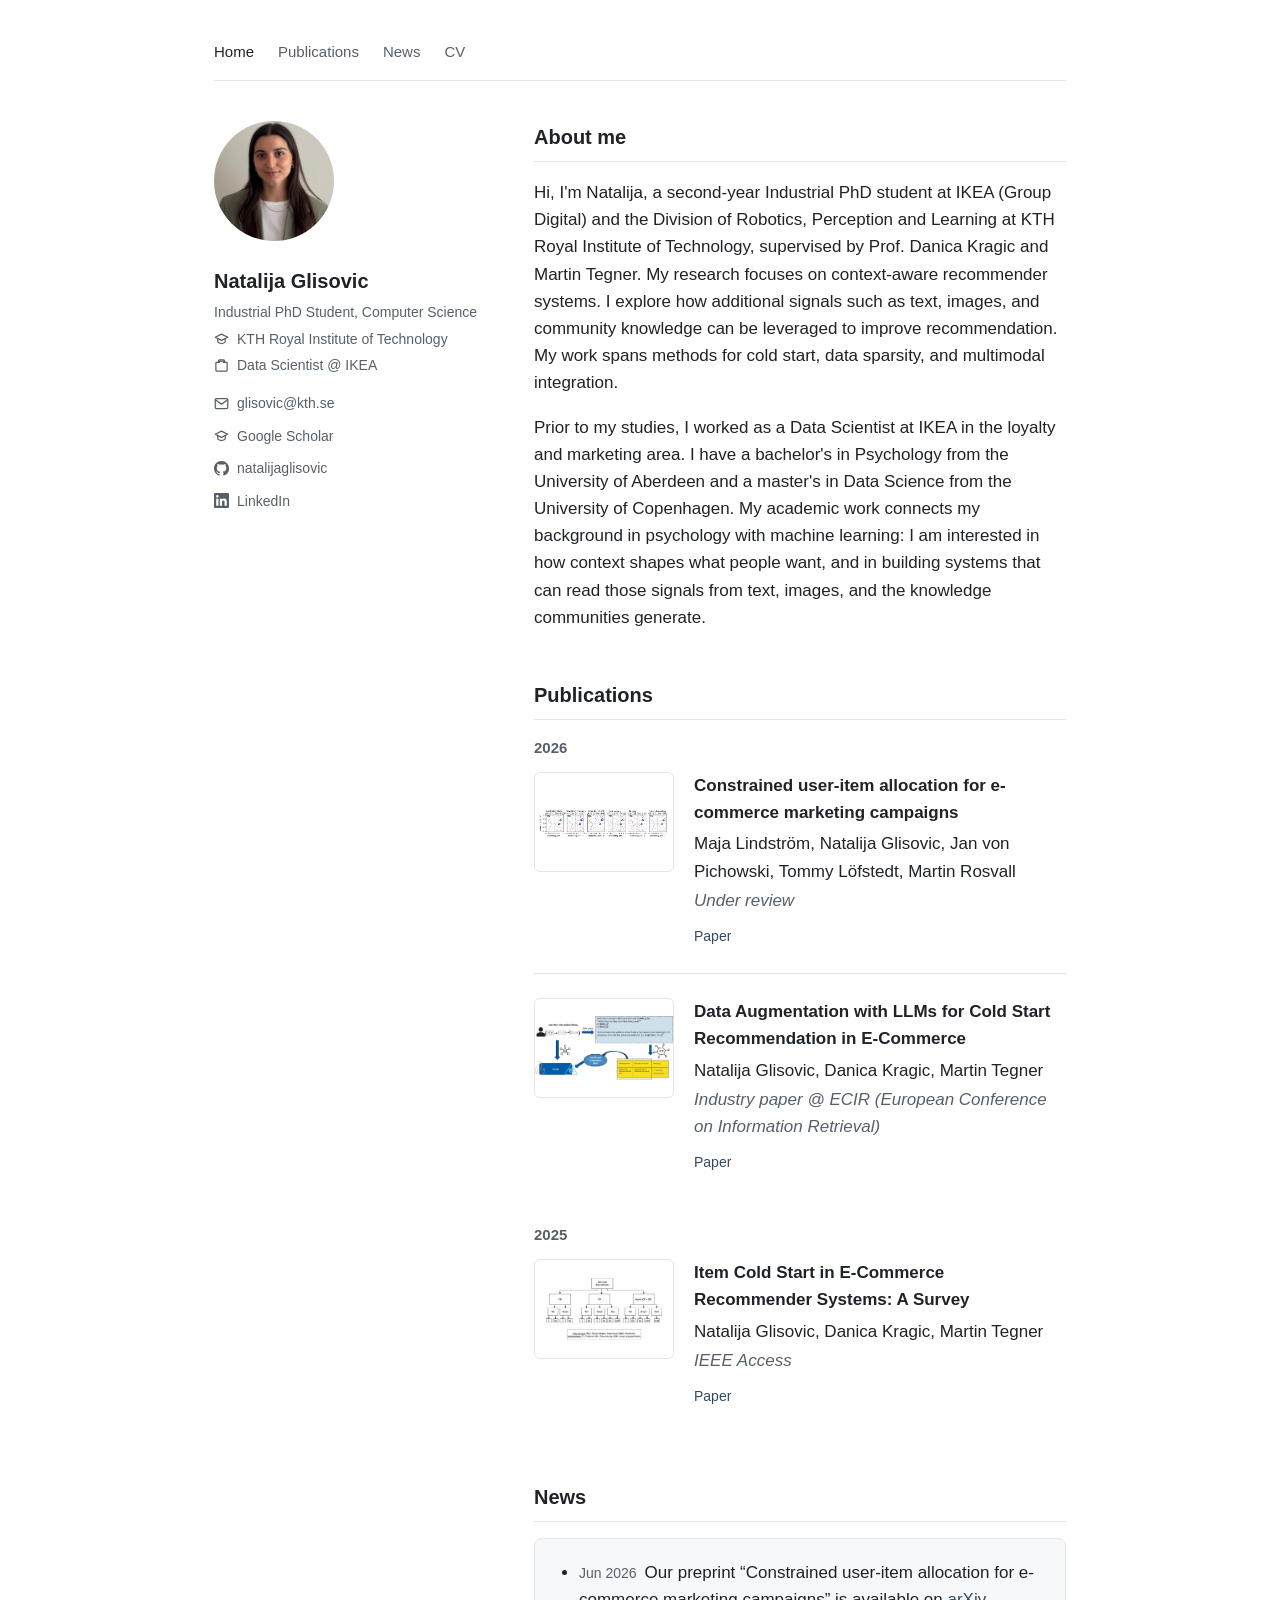
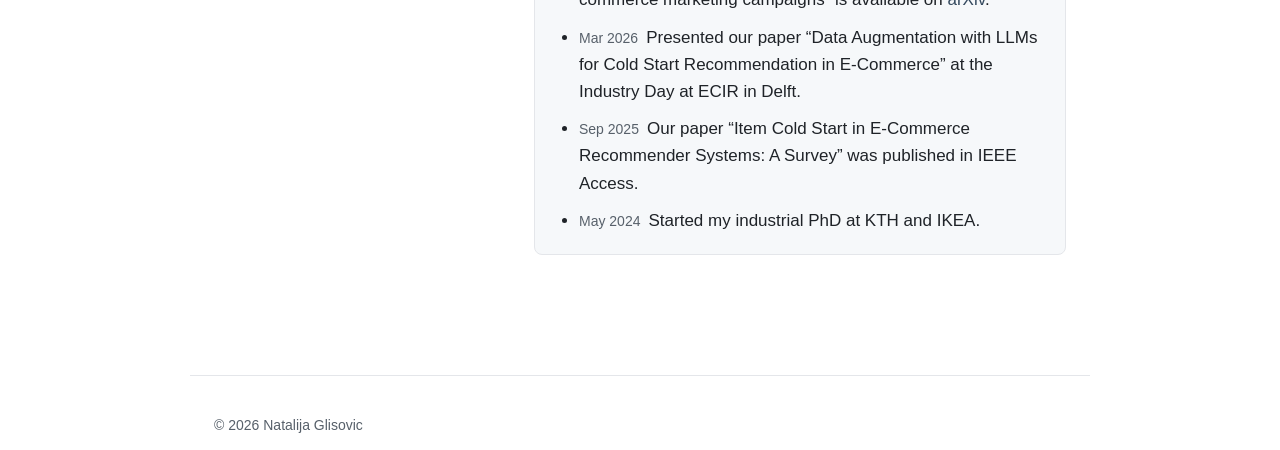
<file: index.html>
<!DOCTYPE html>
<html lang="en">
<head>
  <meta charset="UTF-8" />
  <meta name="viewport" content="width=device-width, initial-scale=1.0" />
  <title>Natalija Glisovic</title>
  <meta name="description" content="Natalija Glisovic — PhD student in Computer Science at KTH Royal Institute of Technology, working on recommender systems." />
  <link rel="stylesheet" href="assets/css/style.css" />
</head>
<body>
  <header class="site-header">
    <nav class="site-nav">
      <a href="index.html" class="active">Home</a>
      <a href="#publications">Publications</a>
      <a href="#news">News</a>
      <a href="assets/cv/cv.pdf" download>CV</a>
    </nav>
  </header>

  <main class="wrap">
    <div class="home-layout">
      <aside class="sidebar">
        <img src="assets/img/profile.jpg" alt="Photo of Natalija Glisovic" />
        <h1>Natalija Glisovic</h1>
        <p class="sidebar-title">Industrial PhD Student, Computer Science</p>
        <p class="sidebar-school">
          <svg class="icon" viewBox="0 0 24 24" fill="none" stroke="currentColor" stroke-width="2" stroke-linecap="round" stroke-linejoin="round" aria-hidden="true"><path d="M22 10 12 5 2 10l10 5 10-5z"/><path d="M6 12v5c0 1 3 3 6 3s6-2 6-3v-5"/></svg>
          KTH Royal Institute of Technology
        </p>
        <p class="sidebar-company">
          <svg class="icon" viewBox="0 0 24 24" fill="none" stroke="currentColor" stroke-width="2" stroke-linecap="round" stroke-linejoin="round" aria-hidden="true"><path d="M20 7h-3V5a2 2 0 0 0-2-2H9a2 2 0 0 0-2 2v2H4a1 1 0 0 0-1 1v11a2 2 0 0 0 2 2h14a2 2 0 0 0 2-2V8a1 1 0 0 0-1-1z"/><path d="M9 7V5h6v2"/></svg>
          Data Scientist @ IKEA
        </p>
        <div class="links">
          <a href="mailto:glisovic@kth.se">
            <svg class="icon" viewBox="0 0 24 24" fill="none" stroke="currentColor" stroke-width="2" stroke-linecap="round" stroke-linejoin="round" aria-hidden="true"><rect x="2" y="4" width="20" height="16" rx="2"/><polyline points="22,6 12,13 2,6"/></svg>
            glisovic@kth.se
          </a>
          <a href="https://scholar.google.com/citations?user=C6ffC4QAAAAJ&hl=en">
            <svg class="icon" viewBox="0 0 24 24" fill="none" stroke="currentColor" stroke-width="2" stroke-linecap="round" stroke-linejoin="round" aria-hidden="true"><path d="M22 10 12 5 2 10l10 5 10-5z"/><path d="M6 12v5c0 1 3 3 6 3s6-2 6-3v-5"/></svg>
            Google Scholar
          </a>
          <a href="https://github.com/natalijaglisovic">
            <svg class="icon" viewBox="0 0 16 16" fill="currentColor" aria-hidden="true"><path d="M8 0C3.58 0 0 3.58 0 8c0 3.54 2.29 6.53 5.47 7.59.4.07.55-.17.55-.38 0-.19-.01-.82-.01-1.49-2.01.37-2.53-.49-2.69-.94-.09-.23-.48-.94-.82-1.13-.28-.15-.68-.52-.01-.53.63-.01 1.08.58 1.23.82.72 1.21 1.87.87 2.33.66.07-.52.28-.87.51-1.07-1.78-.2-3.64-.89-3.64-3.95 0-.87.31-1.59.82-2.15-.08-.2-.36-1.02.08-2.12 0 0 .67-.21 2.2.82.64-.18 1.32-.27 2-.27.68 0 1.36.09 2 .27 1.53-1.04 2.2-.82 2.2-.82.44 1.1.16 1.92.08 2.12.51.56.82 1.27.82 2.15 0 3.07-1.87 3.75-3.65 3.95.29.25.54.73.54 1.48 0 1.07-.01 1.93-.01 2.2 0 .21.15.46.55.38A8.013 8.013 0 0016 8c0-4.42-3.58-8-8-8z"/></svg>
            natalijaglisovic
          </a>
          <a href="https://se.linkedin.com/in/natalija-glisovic-62577520b">
            <svg class="icon" viewBox="0 0 24 24" fill="currentColor" aria-hidden="true"><path d="M20.447 20.452h-3.554v-5.569c0-1.328-.027-3.037-1.852-3.037-1.853 0-2.136 1.445-2.136 2.939v5.667H9.351V9h3.414v1.561h.046c.477-.9 1.637-1.85 3.37-1.85 3.601 0 4.267 2.37 4.267 5.455v6.286zM5.337 7.433c-1.144 0-2.063-.926-2.063-2.065 0-1.138.92-2.063 2.063-2.063 1.14 0 2.064.925 2.064 2.063 0 1.139-.925 2.065-2.064 2.065zm1.782 13.019H3.555V9h3.564v11.452zM22.225 0H1.771C.792 0 0 .774 0 1.729v20.542C0 23.227.792 24 1.771 24h20.451C23.2 24 24 23.227 24 22.271V1.729C24 .774 23.2 0 22.222 0h.003z"/></svg>
            LinkedIn
          </a>
        </div>
      </aside>

      <div class="content">
        <h2 class="first">About me</h2>
        <p>
          Hi, I'm Natalija, a second-year Industrial PhD student at IKEA (Group Digital) and the
          Division of Robotics, Perception and Learning at KTH Royal Institute of Technology,
          supervised by Prof. Danica Kragic and Martin Tegner. My research focuses on context-aware
          recommender systems. I explore how additional signals such as text, images, and community
          knowledge can be leveraged to improve recommendation. My work spans methods for cold start,
          data sparsity, and multimodal integration.
        </p>
        <p>
          Prior to my studies, I worked as a Data Scientist at IKEA in the loyalty and marketing area.
          I have a bachelor's in Psychology from the University of Aberdeen and a master's in Data
          Science from the University of Copenhagen. My academic work connects my background in
          psychology with machine learning: I am interested in how context shapes what people want,
          and in building systems that can read those signals from text, images, and the knowledge
          communities generate.
        </p>

        <h2 id="publications">Publications</h2>

        <h3 class="pub-year first">2026</h3>
        <ul class="pub-list">
          <li>
            <img class="pub-thumb" src="assets/img/item-results.png" alt="Results plot for the constrained user-item allocation method" />
            <div class="pub-body">
              <p class="pub-title">Constrained user-item allocation for e-commerce marketing campaigns</p>
              <p class="pub-authors">Maja Lindstr&ouml;m, Natalija Glisovic, Jan von Pichowski, Tommy L&ouml;fstedt, Martin Rosvall</p>
              <p class="pub-venue">Under review</p>
              <div class="pub-links">
                <a href="https://arxiv.org/abs/2606.09623">Paper</a>
              </div>
            </div>
          </li>
          <li>
            <img class="pub-thumb" src="assets/img/overview-ll-method.jpg" alt="Overview diagram of the LLM-based data augmentation method" />
            <div class="pub-body">
              <p class="pub-title">Data Augmentation with LLMs for Cold Start Recommendation in E-Commerce</p>
              <p class="pub-authors">Natalija Glisovic, Danica Kragic, Martin Tegner</p>
              <p class="pub-venue">Industry paper @ ECIR (European Conference on Information Retrieval)</p>
              <div class="pub-links">
                <a href="https://link.springer.com/chapter/10.1007/978-3-032-21321-1_13">Paper</a>
              </div>
            </div>
          </li>
        </ul>

        <h3 class="pub-year">2025</h3>
        <ul class="pub-list">
          <li>
            <img class="pub-thumb" src="assets/img/pub_item_cold_start.jpg" alt="Diagram of item cold start method taxonomy" />
            <div class="pub-body">
              <p class="pub-title">Item Cold Start in E-Commerce Recommender Systems: A Survey</p>
              <p class="pub-authors">Natalija Glisovic, Danica Kragic, Martin Tegner</p>
              <p class="pub-venue">IEEE Access</p>
              <div class="pub-links">
                <a href="https://ieeexplore.ieee.org/abstract/document/11168156">Paper</a>
              </div>
            </div>
          </li>
        </ul>

        <h2 id="news">News</h2>
        <div class="news-box">
          <ul>
            <li><span class="news-date">Jun 2026</span>Our preprint &ldquo;Constrained user-item allocation for e-commerce marketing campaigns&rdquo; is available on <a href="https://arxiv.org/pdf/2606.09623">arXiv</a>.</li>
            <li><span class="news-date">Mar 2026</span>Presented our paper &ldquo;Data Augmentation with LLMs for Cold Start Recommendation in E-Commerce&rdquo; at the Industry Day at ECIR in Delft.</li>
            <li><span class="news-date">Sep 2025</span>Our paper &ldquo;Item Cold Start in E-Commerce Recommender Systems: A Survey&rdquo; was published in IEEE Access.</li>
            <li><span class="news-date">May 2024</span>Started my industrial PhD at KTH and IKEA.</li>
          </ul>
        </div>
      </div>
    </div>
  </main>

  <footer class="site-footer">
    <p>&copy; 2026 Natalija Glisovic</p>
  </footer>
</body>
</html>
</file>
<file: assets/css/style.css>
:root {
  --max-width: 900px;
  --text: #1f2328;
  --muted: #57606a;
  --bg: #ffffff;
  --accent: #34495e;
  --border: #e4e6ea;
  --news-bg: #f6f8fa;
}

@media (prefers-color-scheme: dark) {
  :root {
    --text: #e6e8eb;
    --muted: #9aa4af;
    --bg: #14171a;
    --accent: #8fb3d9;
    --border: #2a2f34;
    --news-bg: #1c2024;
  }
}

* {
  box-sizing: border-box;
}

html {
  color-scheme: light dark;
}

body {
  margin: 0;
  padding: 0;
  background: var(--bg);
  color: var(--text);
  font-family: -apple-system, BlinkMacSystemFont, "Segoe UI", Helvetica, Arial, sans-serif;
  line-height: 1.6;
  font-size: 17px;
}

.wrap {
  max-width: var(--max-width);
  margin: 0 auto;
  padding: 0 24px 80px;
}

header.site-header {
  max-width: var(--max-width);
  margin: 0 auto;
  padding: 40px 24px 0;
}

nav.site-nav {
  display: flex;
  gap: 24px;
  border-bottom: 1px solid var(--border);
  padding-bottom: 16px;
  margin-bottom: 40px;
}

nav.site-nav a {
  color: var(--muted);
  text-decoration: none;
  font-size: 15px;
  font-weight: 500;
}

nav.site-nav a:hover,
nav.site-nav a.active {
  color: var(--text);
}

h1 {
  font-size: 28px;
  margin: 0 0 4px;
}

h2 {
  font-size: 20px;
  margin: 48px 0 16px;
  padding-bottom: 8px;
  border-bottom: 1px solid var(--border);
}

h2.first {
  margin-top: 0;
}

.subtitle {
  color: var(--muted);
  font-size: 16px;
  margin: 0 0 24px;
}

.home-layout {
  display: flex;
  gap: 40px;
  align-items: flex-start;
}

.sidebar {
  width: 280px;
  flex-shrink: 0;
}

.sidebar img {
  width: 120px;
  height: 120px;
  border-radius: 50%;
  object-fit: cover;
  margin-bottom: 16px;
}

.sidebar h1 {
  font-size: 20px;
  margin: 0 0 4px;
}

.sidebar .sidebar-title {
  color: var(--muted);
  font-size: 14px;
  margin: 0 0 4px;
}

.sidebar .sidebar-school {
  display: flex;
  align-items: center;
  gap: 8px;
  color: var(--muted);
  font-size: 14px;
  margin: 0 0 4px;
  white-space: nowrap;
}

.sidebar .sidebar-company {
  display: flex;
  align-items: center;
  gap: 8px;
  color: var(--muted);
  font-size: 14px;
  margin: 0 0 16px;
  white-space: nowrap;
}

.icon {
  width: 15px;
  height: 15px;
  flex-shrink: 0;
}

.links {
  display: flex;
  flex-direction: column;
  gap: 10px;
}

.links a {
  display: flex;
  align-items: center;
  gap: 8px;
  color: var(--muted);
  text-decoration: none;
  font-size: 14px;
}

.links a:hover {
  color: var(--accent);
  text-decoration: underline;
}

.content {
  flex: 1;
  min-width: 0;
}

@media (max-width: 640px) {
  .home-layout {
    flex-direction: column;
  }

  .sidebar {
    width: 100%;
  }

  .links {
    flex-direction: row;
    flex-wrap: wrap;
    gap: 14px;
  }
}

.pub-year {
  font-size: 15px;
  font-weight: 600;
  color: var(--muted);
  margin: 24px 0 12px;
}

.pub-year.first {
  margin-top: 0;
}

ul.pub-list {
  list-style: none;
  padding: 0;
  margin: 0;
}

ul.pub-list li {
  display: flex;
  gap: 20px;
  align-items: flex-start;
  margin-bottom: 24px;
  padding-bottom: 24px;
  border-bottom: 1px solid var(--border);
}

ul.pub-list li:last-child {
  border-bottom: none;
}

.pub-thumb {
  width: 140px;
  height: 100px;
  object-fit: contain;
  background: #fff;
  border: 1px solid var(--border);
  border-radius: 6px;
  flex-shrink: 0;
}

.pub-body {
  flex: 1;
  min-width: 0;
}

.pub-title {
  font-weight: 700;
  margin: 0 0 4px;
}

.pub-authors {
  margin: 0 0 2px;
}

.pub-venue {
  color: var(--muted);
  font-style: italic;
  margin: 0 0 8px;
}

.pub-links a {
  font-size: 14px;
  color: var(--accent);
  text-decoration: none;
  margin-right: 12px;
}

@media (max-width: 480px) {
  ul.pub-list li {
    flex-direction: column;
  }

  .pub-thumb {
    width: 100%;
    height: auto;
    max-height: 160px;
  }
}

.pub-links a:hover {
  text-decoration: underline;
}

.news-box {
  background: var(--news-bg);
  border: 1px solid var(--border);
  border-radius: 8px;
  padding: 20px 24px;
}

.news-box ul {
  margin: 0;
  padding-left: 20px;
}

.news-box li {
  margin-bottom: 10px;
}

.news-box li:last-child {
  margin-bottom: 0;
}

.news-date {
  color: var(--muted);
  font-size: 14px;
  margin-right: 8px;
}

.news-box a {
  color: var(--accent);
  text-decoration: none;
}

.news-box a:hover {
  text-decoration: underline;
}

footer.site-footer {
  max-width: var(--max-width);
  margin: 40px auto 0;
  padding: 24px 24px 0;
  border-top: 1px solid var(--border);
  color: var(--muted);
  font-size: 14px;
}
</file>
